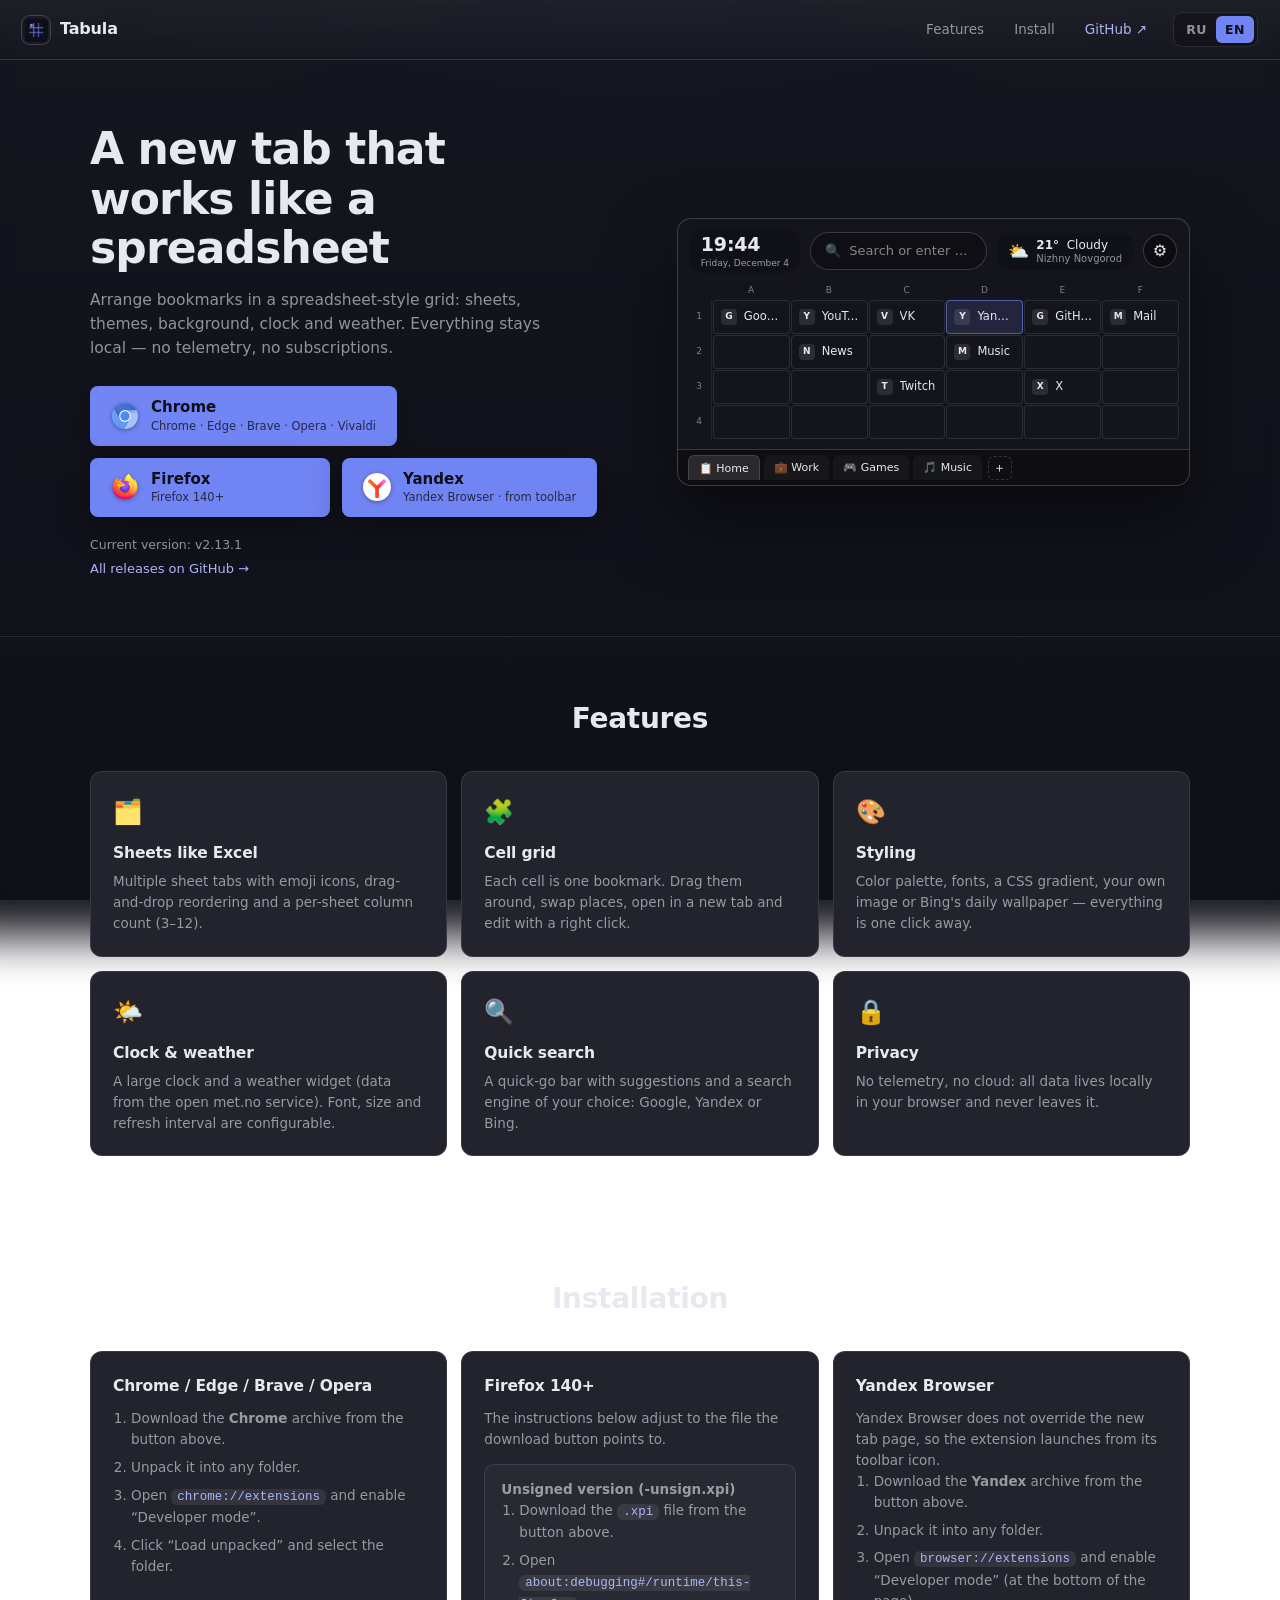
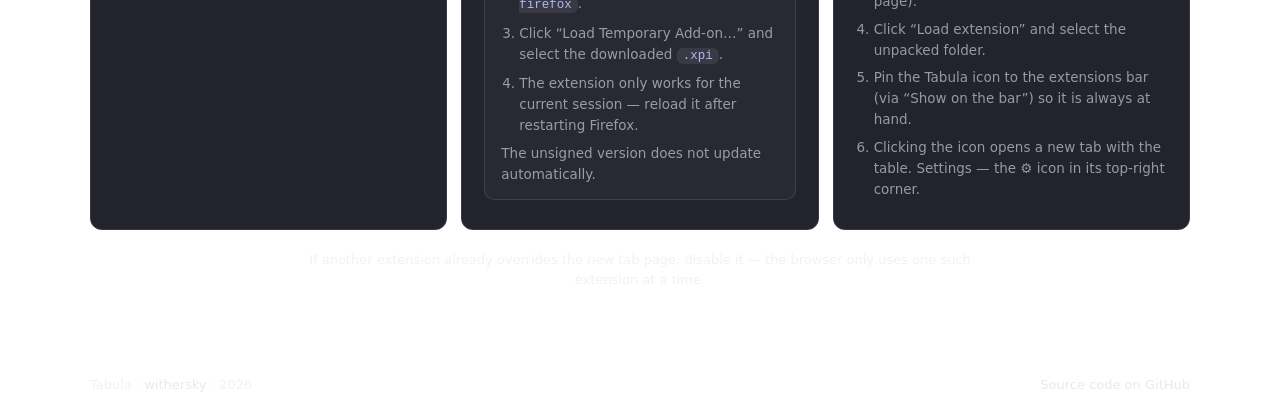
<file: site/index.html>
<!--
 Tabula — spreadsheet-style new tab page browser extension.

 Copyright (C) 2026 withersky

 This program is free software: you can redistribute it and/or modify
 it under the terms of the GNU General Public License as published by
 the Free Software Foundation, either version 3 of the License, or
 (at your option) any later version.

 This program is distributed in the hope that it will be useful,
 but WITHOUT ANY WARRANTY; without even the implied warranty of
 MERCHANTABILITY or FITNESS FOR A PARTICULAR PURPOSE.  See the
 GNU General Public License for more details.

 You should have received a copy of the GNU General Public License
 along with this program.  If not, see <https://www.gnu.org/licenses/>.
-->

<!DOCTYPE html>
<html lang="ru">
<head>
  <meta charset="UTF-8">
  <meta name="viewport" content="width=device-width, initial-scale=1">
  <title>Tabula — новая вкладка как электронная таблица</title>
  <meta name="description" content="Tabula — бесплатное расширение для браузера: новая вкладка в виде электронной таблицы с листами, темами, фоном, часами и погодой. Без телеметрии, всё хранится локально.">
  <meta property="og:title" content="Tabula — новая вкладка как электронная таблица">
  <meta property="og:description" content="Закладки в виде сетки Excel: листы, темы, фон, часы и погода. Локально и без телеметрии.">
  <meta property="og:type" content="website">
  <link rel="icon" href="icons/icon128.png">
  <link rel="stylesheet" href="style.css">
</head>
<body>

  <!-- Фон: заблюренная картинка дня Bing + затемняющий слой для читаемости -->
  <div class="site-bg" id="siteBg" aria-hidden="true"></div>
  <div class="site-bg-overlay" aria-hidden="true"></div>

  <header class="topbar">
    <a class="brand" href="#top">
      <img class="brand-icon" src="icons/icon128.png" alt="Tabula" width="28" height="28">
      <span class="brand-name">Tabula</span>
    </a>
    <div class="topbar-right">
      <nav class="nav" aria-label="Основное меню" data-i18n-aria="navLabel">
        <a href="#features" data-i18n="navFeatures">Возможности</a>
        <a href="#install" data-i18n="navInstall">Установка</a>
        <a class="nav-external" href="https://github.com/withersky/tabula-plugin" target="_blank" rel="noopener">GitHub&nbsp;↗</a>
      </nav>
      <div class="lang-switch" role="group" aria-label="Language">
        <button type="button" class="lang-btn" data-lang="ru" aria-pressed="true">RU</button>
        <button type="button" class="lang-btn" data-lang="en" aria-pressed="false">EN</button>
      </div>
    </div>
  </header>

  <main id="top">
    <!-- Hero: текст + живой мокап интерфейса расширения -->
    <section class="hero">
      <div class="container hero-inner">
        <div class="hero-text">
          <h1 data-i18n-html="heroTitle">Новая вкладка —<br>как электронная таблица</h1>
          <p class="subtitle" data-i18n="heroSubtitle">
            Раскладывайте закладки по ячейкам сетки, как в Excel: листы, темы,
            фон, часы и погода. Всё хранится локально, без телеметрии и подписок.
          </p>

          <div class="downloads" id="downloads">
            <a class="btn btn-download" data-browser="chrome"
               href="https://github.com/withersky/tabula-plugin/releases/latest"
               target="_blank" rel="noopener">
              <img class="btn-icon" src="icons/chromium.svg" alt="Chrome" width="28" height="28">
              <span class="btn-text">
                <span class="btn-browser">Chrome</span>
                <span class="btn-os">Chrome · Edge · Brave · Opera · Vivaldi</span>
              </span>
            </a>
            <a class="btn btn-download" data-browser="firefox"
               href="https://github.com/withersky/tabula-plugin/releases/latest"
               target="_blank" rel="noopener">
              <img class="btn-icon" src="icons/firefox.svg" alt="Firefox" width="28" height="28">
              <span class="btn-text">
                <span class="btn-browser">Firefox</span>
                <span class="btn-os">Firefox 140+</span>
              </span>
            </a>
            <a class="btn btn-download" data-browser="yandex"
               href="https://github.com/withersky/tabula-plugin/releases/latest"
               target="_blank" rel="noopener">
              <img class="btn-icon" src="icons/yandex.svg" alt="Yandex" width="28" height="28">
              <span class="btn-text">
                <span class="btn-browser">Yandex</span>
                <span class="btn-os" data-i18n="btnOsYandex">Яндекс Браузер · из панели</span>
              </span>
            </a>
          </div>

          <p class="version-note" id="version-note" data-i18n="versionLoading">Ищем последний релиз…</p>
          <a class="link-releases" href="https://github.com/withersky/tabula-plugin/releases"
             target="_blank" rel="noopener" data-i18n="releasesLink">Все релизы на GitHub →</a>
        </div>

        <!-- Мокап интерфейса расширения (не интерактивен) -->
        <div class="mock" aria-hidden="true">
          <div class="mock-topbar">
            <div class="mock-clock">
              <div class="mock-time">22:14</div>
              <div class="mock-date">3 августа, воскресенье</div>
            </div>
            <div class="mock-search" data-i18n-html="mockSearch">🔍&nbsp; Поиск или введите URL</div>
            <div class="mock-weather">
              <span class="mock-wx-icon">⛅</span>
              <div class="mock-wx-text">
                <div class="mock-wx-line" data-i18n-html="mockWeather"><b>21°</b>&nbsp; Облачно</div>
                <div class="mock-wx-city" data-i18n="mockCity">Нижний Новгород</div>
              </div>
            </div>
            <div class="mock-gear">⚙</div>
          </div>

          <div class="mock-grid">
            <div class="mock-row mock-row-head">
              <span class="mock-corner"></span>
              <span class="mock-col">A</span><span class="mock-col">B</span>
              <span class="mock-col">C</span><span class="mock-col">D</span>
              <span class="mock-col">E</span><span class="mock-col">F</span>
            </div>
            <div class="mock-row">
              <span class="mock-num">1</span>
              <div class="mock-cell filled"><span class="mock-fav">G</span><span class="mock-title">Google</span></div>
              <div class="mock-cell filled"><span class="mock-fav">Y</span><span class="mock-title">YouTube</span></div>
              <div class="mock-cell filled" data-mock-cell="vk"><span class="mock-fav">В</span><span class="mock-title">ВКонтакте</span></div>
              <div class="mock-cell filled selected" data-mock-cell="yandex"><span class="mock-fav">Я</span><span class="mock-title">Яндекс</span></div>
              <div class="mock-cell filled"><span class="mock-fav">G</span><span class="mock-title">GitHub</span></div>
              <div class="mock-cell filled"><span class="mock-fav">M</span><span class="mock-title">Mail</span></div>
            </div>
            <div class="mock-row">
              <span class="mock-num">2</span>
              <div class="mock-cell"></div>
              <div class="mock-cell filled" data-mock-cell="news"><span class="mock-fav">Н</span><span class="mock-title">Новости</span></div>
              <div class="mock-cell"></div>
              <div class="mock-cell filled" data-mock-cell="music"><span class="mock-fav">М</span><span class="mock-title">Музыка</span></div>
              <div class="mock-cell"></div>
              <div class="mock-cell"></div>
            </div>
            <div class="mock-row">
              <span class="mock-num">3</span>
              <div class="mock-cell"></div>
              <div class="mock-cell"></div>
              <div class="mock-cell filled" data-mock-cell="kinopoisk"><span class="mock-fav">К</span><span class="mock-title">Кинопоиск</span></div>
              <div class="mock-cell"></div>
              <div class="mock-cell filled" data-mock-cell="twitter"><span class="mock-fav">Т</span><span class="mock-title">Твиттер</span></div>
              <div class="mock-cell"></div>
            </div>
            <div class="mock-row">
              <span class="mock-num">4</span>
              <div class="mock-cell"></div>
              <div class="mock-cell"></div>
              <div class="mock-cell"></div>
              <div class="mock-cell"></div>
              <div class="mock-cell"></div>
              <div class="mock-cell"></div>
            </div>
          </div>

          <div class="mock-sheetbar">
            <span class="mock-tab active" data-i18n-html="mockTabHome">📋 Главная</span>
            <span class="mock-tab" data-i18n-html="mockTabWork">💼 Работа</span>
            <span class="mock-tab" data-i18n-html="mockTabGames">🎮 Игры</span>
            <span class="mock-tab" data-i18n-html="mockTabMusic">🎵 Музыка</span>
            <span class="mock-add">＋</span>
          </div>
        </div>
      </div>
    </section>

    <!-- Features -->
    <section class="features" id="features">
      <div class="container">
        <h2 data-i18n="featuresTitle">Возможности</h2>
        <div class="grid">
          <article class="card">
            <span class="card-icon">🗂️</span>
            <h3 data-i18n="f1Title">Листы как в Excel</h3>
            <p data-i18n="f1Text">Несколько листов-вкладок с emoji-иконками, перетаскиванием для смены порядка и своим числом колонок (3–12).</p>
          </article>
          <article class="card">
            <span class="card-icon">🧩</span>
            <h3 data-i18n="f2Title">Сетка ячеек</h3>
            <p data-i18n="f2Text">Каждая ячейка — одна закладка. Перетаскивайте их, меняйте местами, открывайте в новой вкладке и редактируйте правым кликом.</p>
          </article>
          <article class="card">
            <span class="card-icon">🎨</span>
            <h3 data-i18n="f3Title">Оформление</h3>
            <p data-i18n="f3Text">Цветовая палитра, шрифты, CSS-градиент, своя картинка или Bing-обои дня — всё настраивается в один клик.</p>
          </article>
          <article class="card">
            <span class="card-icon">🌤️</span>
            <h3 data-i18n="f4Title">Часы и погода</h3>
            <p data-i18n="f4Text">Крупные часы и виджет погоды (данные — открытый сервис met.no). Настраиваются шрифт, размер и период обновления.</p>
          </article>
          <article class="card">
            <span class="card-icon">🔍</span>
            <h3 data-i18n="f5Title">Быстрый поиск</h3>
            <p data-i18n="f5Text">Строка быстрого перехода с подсказками и выбором поисковой системы: Google, Яндекс или Bing.</p>
          </article>
          <article class="card">
            <span class="card-icon">🔒</span>
            <h3 data-i18n="f6Title">Приватность</h3>
            <p data-i18n="f6Text">Никакой телеметрии и облаков: все данные живут локально в вашем браузере и никуда не отправляются.</p>
          </article>
        </div>
      </div>
    </section>

    <!-- Install -->
    <section class="install" id="install">
      <div class="container">
        <h2 data-i18n="installTitle">Установка</h2>
        <div class="install-cols">
          <div class="card install-card">
            <h3>Chrome / Edge / Brave / Opera</h3>
            <ol>
              <li data-i18n-html="installChromeGet">Скачайте архив <b>Chrome</b> с кнопки выше.</li>
              <li data-i18n="installUnpack">Распакуйте его в любую папку.</li>
              <li data-i18n-html="installChromeExt">Откройте <code>chrome://extensions</code> и включите «Режим разработчика».</li>
              <li data-i18n="installChromeLoad">Нажмите «Загрузить распакованное расширение» и выберите папку.</li>
            </ol>
          </div>
<div class="card install-card">
<h3>Firefox 140+</h3>
<p class="install-variant-hint" data-i18n="installFfDynamicHint">Инструкция ниже подстраивается под файл, на который ведёт кнопка скачивания.</p>
<div class="install-variant" data-install-variant="signed">
<p class="install-variant-title" data-i18n="installFfSignedTitle">Подписанная версия (.xpi)</p>
<ol>
<li data-i18n-html="installFfSigned1">Скачайте файл <code>.xpi</code> с кнопки выше.</li>
<li data-i18n-html="installFfSigned2">Откройте скачанный файл — Firefox предложит добавить дополнение.</li>
<li data-i18n-html="installFfSigned3">Нажмите «Добавить» и подтвердите установку.</li>
</ol>
<p class="install-variant-note" data-i18n="installFfSignedNote">Подписанная версия обновляется автоматически.</p>
</div>
<div class="install-variant" data-install-variant="unsigned">
<p class="install-variant-title" data-i18n="installFfUnsignedTitle">Неподписанная версия (-unsign.xpi)</p>
<ol>
<li data-i18n-html="installFfUnsigned1">Скачайте файл <code>.xpi</code> с кнопки выше.</li>
<li data-i18n-html="installFfUnsigned2">Откройте <code>about:debugging#/runtime/this-firefox</code>.</li>
<li data-i18n-html="installFfUnsigned3">Нажмите «Загрузить временное дополнение…» и выберите скачанный <code>.xpi</code>.</li>
<li data-i18n-html="installFfUnsigned4">Дополнение действует только в текущем сеансе — после перезапуска Firefox загрузите его снова.</li>
</ol>
<p class="install-variant-note" data-i18n="installFfUnsignedNote">Неподписанная версия не обновляется автоматически.</p>
</div>
</div>
<div class="card install-card">
<h3 data-i18n="installYandexTitle">Яндекс Браузер</h3>
<p class="install-variant-hint" data-i18n="installYandexHint">Яндекс Браузер не переопределяет страницу новой вкладки, поэтому расширение запускается кликом по иконке из панели расширений.</p>
<ol>
<li data-i18n-html="installYandex1">Скачайте архив <b>Yandex</b> с кнопки выше.</li>
<li data-i18n="installUnpack">Распакуйте его в любую папку.</li>
<li data-i18n-html="installYandex3">Откройте <code>browser://extensions</code> и включите «Режим разработчика» (внизу страницы).</li>
<li data-i18n-html="installYandex4">Нажмите «Загрузить расширение» и выберите распакованную папку.</li>
<li data-i18n-html="installYandex5">Закрепите иконку Tabula в панели расширений (через меню «Показать на панели»), чтобы она всегда была под рукой.</li>
<li data-i18n-html="installYandex6">Клик по иконке открывает новую вкладку с таблицей. Настройки — иконка ⚙ в её правом верхнем углу.</li>
</ol>
</div>
        </div>
        <p class="hint" data-i18n="installHint">
          Если другое расширение уже переопределяет новую вкладку, отключите его —
          браузер использует только одно такое расширение одновременно.
        </p>
      </div>
    </section>
  </main>

  <footer class="footer">
    <div class="container footer-inner">
      <span>Tabula&nbsp;·&nbsp;<a href="https://github.com/withersky" target="_blank" rel="noopener">withersky</a>&nbsp;·&nbsp;<span id="year"></span></span>
      <a href="https://github.com/withersky/tabula-plugin" target="_blank" rel="noopener" data-i18n="footerSource">Исходный код на GitHub</a>
    </div>
  </footer>

  <script src="main.js"></script>
</body>
</html>
</file>
<file: site/style.css>
/*
 * Tabula — spreadsheet-style new tab page browser extension.
 *
 * Copyright (C) 2026 withersky
 *
 * This program is free software: you can redistribute it and/or modify
 * it under the terms of the GNU General Public License as published by
 * the Free Software Foundation, either version 3 of the License, or
 * (at your option) any later version.
 *
 * This program is distributed in the hope that it will be useful,
 * but WITHOUT ANY WARRANTY; without even the implied warranty of
 * MERCHANTABILITY or FITNESS FOR A PARTICULAR PURPOSE.  See the
 * GNU General Public License for more details.
 *
 * You should have received a copy of the GNU General Public License
 * along with this program.  If not, see <https://www.gnu.org/licenses/>.
 */

/* Tabula landing page — styles
   Mirror the extension's own UI: same palette as options.css
   (#1a1a24 background, indigo primary rgba(120,140,255,.95),
   cards #23232e, radius 8–14px) and a CSS mockup of the new-tab
   page built with the same tokens as newtab.css. */

:root {
  --bg: #1a1a24;
  --bg-elev: #23232e;
  --bg-elev-2: #2a2a36;
  --border: rgba(255, 255, 255, 0.10);
  --border-strong: rgba(255, 255, 255, 0.18);
  --text: #e8e8f0;
  --muted: rgba(232, 232, 240, 0.6);
  --primary: rgba(120, 140, 255, 0.95);
  --primary-fg: #0f0f1a;
  --primary-soft: rgba(180, 190, 255, 0.95);
  --radius: 12px;
  --font: system-ui, -apple-system, "Segoe UI", Roboto, "Helvetica Neue", Arial, sans-serif;
}

* { box-sizing: border-box; }

html { scroll-behavior: smooth; }

body {
  margin: 0;
  font-family: var(--font);
  font-size: 14px;
  color: var(--text);
  background: linear-gradient(180deg, #1a1a24 0%, #15151e 100%);
  background-attachment: fixed;
  line-height: 1.55;
  -webkit-font-smoothing: antialiased;
}

body::before {
  content: "";
  position: fixed;
  inset: 0;
  z-index: -1;
  pointer-events: none;
  background: radial-gradient(900px 420px at 50% -120px, rgba(120, 140, 255, 0.13), transparent 65%);
}

/* ----- Blurred Bing "image of the day" background ----- */
/* The image layer sits above the gradient (z-index 0) but below all content
   (everything else lives in normal flow with default z-index:auto > 0 only
   where positioned). We keep the page gradient as a fallback; the image fades
   in once it finishes loading. A dark overlay + blur make text readable. */

.site-bg {
  position: fixed;
  inset: 0;
  z-index: 0;
  pointer-events: none;
  background-color: var(--bg); /* исходный цвет фона (#1a1a24) */
  /* Исходный фон сайта ДО Bing — градиент #1a1a24→#15151e. Он же
     выступает fallback-ом: если картинка не загрузилась, слой просто
     показывает этот градиент вместо прозрачности. */
  background-image: linear-gradient(180deg, #1a1a24 0%, #15151e 100%);
  background-size: cover;
  background-position: center;
  background-repeat: no-repeat;
  /* start hidden — JS reveals it after a successful load (или при сбое,
     чтобы стал виден fallback-градиент) */
  opacity: 0;
  transition: opacity 800ms ease;
  /* heavy blur + slight scale so the blur has no hard edges */
  filter: blur(22px) saturate(1.05);
  transform: scale(1.08);
}

.site-bg.loaded { opacity: 1; }

/* Dark, slightly tinted scrim for contrast over any picture */
.site-bg-overlay {
  position: fixed;
  inset: 0;
  z-index: 0;
  pointer-events: none;
  background:
    linear-gradient(180deg, rgba(20, 20, 30, 0.72) 0%, rgba(15, 15, 24, 0.86) 100%),
    radial-gradient(900px 420px at 50% -120px, rgba(120, 140, 255, 0.10), transparent 65%);
}

/* Keep the content above the background layers */
main,
.footer {
  position: relative;
  z-index: 1;
}

/* topbar already uses sticky + z-index:30 to stay above content on scroll */

.container { width: min(1100px, 100% - 40px); margin-inline: auto; }

/* ---------- Topbar (same as options page) ---------- */
.topbar {
  position: sticky;
  top: 0;
  z-index: 30;
  display: flex;
  align-items: center;
  justify-content: space-between;
  padding: 12px 22px;
  border-bottom: 1px solid var(--border);
  background: linear-gradient(180deg, rgba(255, 255, 255, 0.04), rgba(255, 255, 255, 0.01));
  backdrop-filter: blur(10px);
  -webkit-backdrop-filter: blur(10px);
}

.brand {
  display: inline-flex;
  align-items: center;
  gap: 10px;
  color: var(--text);
  text-decoration: none;
}

.brand-icon {
  width: 28px;
  height: 28px;
  border-radius: 8px;
  box-shadow: 0 0 0 1px var(--border-strong);
}

.brand-name {
  font-size: 16px;
  font-weight: 600;
  letter-spacing: -0.01em;
}

.topbar-right {
  display: flex;
  align-items: center;
  gap: 14px;
}

.nav { display: flex; gap: 6px; }

.nav a {
  color: var(--muted);
  text-decoration: none;
  font-size: 13.5px;
  padding: 7px 12px;
  border-radius: 8px;
  transition: color 160ms ease, background 160ms ease;
}

.nav a:hover {
  color: var(--text);
  background: rgba(120, 140, 255, 0.18);
}

.nav .nav-external {
  color: var(--primary-soft);
}

.lang-switch {
  display: inline-flex;
  padding: 3px;
  border-radius: 9px;
  border: 1px solid var(--border);
  background: rgba(0, 0, 0, 0.25);
}

.lang-btn {
  appearance: none;
  -webkit-appearance: none;
  border: 0;
  background: transparent;
  color: var(--muted);
  font: inherit;
  font-size: 12.5px;
  font-weight: 600;
  letter-spacing: 0.04em;
  padding: 4px 9px;
  border-radius: 6px;
  cursor: pointer;
  transition: background 160ms ease, color 160ms ease;
}

.lang-btn:hover { color: var(--text); }

.lang-btn.active {
  background: var(--primary);
  color: var(--primary-fg);
}

/* ---------- Hero ---------- */
.hero { padding: 64px 0 56px; }

.hero-inner {
  display: grid;
  grid-template-columns: 1.05fr 1fr;
  gap: 48px;
  align-items: center;
}

.hero-text h1 {
  margin: 0 0 16px;
  font-size: clamp(28px, 4.4vw, 44px);
  line-height: 1.12;
  font-weight: 700;
  letter-spacing: -0.02em;
}

.subtitle {
  margin: 0 0 26px;
  font-size: 15.5px;
  color: var(--muted);
  max-width: 480px;
}

.downloads {
  display: flex;
  flex-wrap: wrap;
  gap: 12px;
}

/* Buttons — same language as .btn / .btn.primary in the extension */
.btn-download {
  display: inline-flex;
  align-items: center;
  gap: 12px;
  min-width: 240px;
  padding: 11px 20px;
  border-radius: 8px;
  border: 1px solid transparent;
  background: var(--primary);
  color: var(--primary-fg);
  text-decoration: none;
  font-weight: 700;
  font-size: 15px;
  line-height: 1.3;
  box-shadow: 0 10px 30px rgba(0, 0, 0, 0.35);
  transition: background 160ms ease, transform 160ms ease, box-shadow 160ms ease;
}

.btn-download:hover {
  background: rgba(120, 140, 255, 1);
  transform: translateY(-1px);
  box-shadow: 0 14px 34px rgba(0, 0, 0, 0.4);
}

.btn-download:active { transform: translateY(0); }

.btn-icon {
  flex: 0 0 auto;
  width: 28px;
  height: 28px;
  object-fit: contain;
  border-radius: 7px;
  filter: drop-shadow(0 1px 2px rgba(0, 0, 0, 0.35));
}

.btn-text {
  display: flex;
  flex-direction: column;
  gap: 1px;
}

.btn-browser { font-size: 15px; }

.btn-os {
  font-size: 11.5px;
  font-weight: 500;
  opacity: 0.78;
}

.version-note {
  margin: 18px 0 4px;
  font-size: 12.5px;
  color: var(--muted);
}

.link-releases {
  display: inline-block;
  font-size: 13px;
  color: var(--primary-soft);
  text-decoration: none;
}

.link-releases:hover { text-decoration: underline; }

/* ---------- Mockup of the extension UI ---------- */
.mock {
  position: relative;
  display: flex;
  flex-direction: column;
  border: 1px solid var(--border-strong);
  border-radius: 14px;
  background: #14141c;
  box-shadow: 0 30px 70px rgba(0, 0, 0, 0.5);
  overflow: hidden;
  user-select: none;
  animation: mockIn 500ms cubic-bezier(0.2, 0.7, 0.3, 1);
}

@keyframes mockIn {
  from { opacity: 0; transform: translateY(10px) scale(0.99); }
  to   { opacity: 1; transform: translateY(0) scale(1); }
}

.mock-topbar {
  display: grid;
  grid-template-columns: auto 1fr auto auto;
  align-items: center;
  column-gap: 10px;
  padding: 10px 12px;
}

.mock-clock {
  display: flex;
  flex-direction: column;
  align-items: flex-start;
  justify-content: center;
  gap: 2px;
  padding: 5px 11px;
  border-radius: 12px;
  background: rgba(0, 0, 0, 0.18);
  line-height: 1.15;
}

.mock-time {
  font-size: 19px;
  font-weight: 600;
  letter-spacing: -0.01em;
  font-variant-numeric: tabular-nums;
}

.mock-date {
  font-size: 9px;
  opacity: 0.65;
}

.mock-search {
  justify-self: stretch;
  min-width: 0;
  padding: 8px 14px;
  border-radius: 999px;
  border: 1px solid rgba(255, 255, 255, 0.18);
  background: rgba(0, 0, 0, 0.28);
  font-size: 13px;
  color: rgba(255, 255, 255, 0.5);
  white-space: nowrap;
  overflow: hidden;
  text-overflow: ellipsis;
}

.mock-weather {
  display: flex;
  align-items: center;
  gap: 7px;
  padding: 5px 11px;
  border-radius: 12px;
  background: rgba(0, 0, 0, 0.18);
  font-size: 12px;
  line-height: 1.25;
}

.mock-wx-icon { font-size: 17px; }

.mock-wx-text { display: flex; flex-direction: column; }

.mock-wx-line { white-space: nowrap; }

.mock-wx-city {
  font-size: 10px;
  opacity: 0.6;
  white-space: nowrap;
}

.mock-gear {
  width: 34px;
  height: 34px;
  border-radius: 50%;
  border: 1px solid var(--border-strong);
  background: rgba(0, 0, 0, 0.4);
  display: grid;
  place-items: center;
  font-size: 16px;
}

.mock-grid {
  display: flex;
  flex-direction: column;
  gap: 1px;
  padding: 0 10px 10px;
}

.mock-row {
  display: grid;
  grid-template-columns: 24px repeat(6, minmax(0, 1fr));
  gap: 1px;
}

.mock-corner,
.mock-col,
.mock-num {
  display: grid;
  place-items: center;
  font-size: 9px;
  font-weight: 500;
  letter-spacing: 0.06em;
  opacity: 0.5;
  font-variant-numeric: tabular-nums;
}

.mock-row-head .mock-col { min-height: 16px; }
.mock-corner { min-height: 16px; }
.mock-num { border-right: 1px solid rgba(255, 255, 255, 0.12); }

.mock-cell {
  min-height: 34px;
  display: flex;
  align-items: center;
  gap: 7px;
  padding: 0 8px;
  border-radius: 4px;
  font-size: 11.5px;
  color: var(--text);
  box-shadow: inset 0 0 0 1px rgba(255, 255, 255, 0.10);
  overflow: hidden;
}

.mock-cell.filled { cursor: pointer; }

.mock-cell.filled:hover { background: rgba(255, 255, 255, 0.07); }

.mock-cell.selected {
  background: rgba(120, 140, 255, 0.14);
  box-shadow: inset 0 0 0 1px rgba(120, 140, 255, 0.55);
}

.mock-cell.selected.active {
  background: rgba(120, 140, 255, 0.2);
  box-shadow: inset 0 0 0 2px rgba(120, 140, 255, 0.9);
}

.mock-fav {
  flex: 0 0 16px;
  width: 16px;
  height: 16px;
  border-radius: 4px;
  background: rgba(255, 255, 255, 0.10);
  display: grid;
  place-items: center;
  font-size: 9px;
  font-weight: 700;
}

.mock-title {
  min-width: 0;
  overflow: hidden;
  text-overflow: ellipsis;
  white-space: nowrap;
  font-weight: 500;
}

.mock-sheetbar {
  display: flex;
  align-items: center;
  gap: 4px;
  height: 36px;
  padding: 0 10px;
  background: rgba(0, 0, 0, 0.35);
  border-top: 1px solid rgba(255, 255, 255, 0.18);
}

.mock-tab {
  display: inline-flex;
  align-items: center;
  gap: 5px;
  height: 25px;
  padding: 0 10px;
  border-radius: 6px 6px 0 0;
  background: rgba(255, 255, 255, 0.04);
  font-size: 11px;
  color: var(--text);
  white-space: nowrap;
}

.mock-tab.active {
  background: rgba(255, 255, 255, 0.12);
  border: 1px solid rgba(255, 255, 255, 0.12);
  border-bottom: 0;
}

.mock-add {
  flex: 0 0 auto;
  width: 24px;
  height: 24px;
  border-radius: 6px;
  border: 1px dashed rgba(255, 255, 255, 0.18);
  display: grid;
  place-items: center;
  font-size: 13px;
  margin-left: 2px;
}

/* ---------- Sections ---------- */
.features,
.install {
  padding: 60px 0;
  border-top: 1px solid var(--border);
}

.features h2,
.install h2 {
  margin: 0 0 30px;
  font-size: clamp(22px, 3vw, 28px);
  font-weight: 700;
  letter-spacing: -0.01em;
  text-align: center;
}

.grid {
  display: grid;
  grid-template-columns: repeat(auto-fit, minmax(270px, 1fr));
  gap: 14px;
}

.card {
  background: var(--bg-elev);
  border: 1px solid var(--border);
  border-radius: var(--radius);
  padding: 22px;
  transition: border-color 160ms ease, transform 160ms ease;
}

.card:hover {
  border-color: var(--border-strong);
  transform: translateY(-1px);
}

.card h3 {
  margin: 10px 0 6px;
  font-size: 15.5px;
  font-weight: 600;
  letter-spacing: -0.01em;
}

.card p {
  margin: 0;
  font-size: 13.5px;
  color: var(--muted);
}

.card-icon { font-size: 24px; }

.install-cols {
  display: grid;
  grid-template-columns: repeat(auto-fit, minmax(300px, 1fr));
  gap: 14px;
}

.install-card h3 { margin: 0 0 10px; }

.install-card ol {
  margin: 0;
  padding-left: 18px;
  color: var(--muted);
  font-size: 13.5px;
}

.install-card li { margin-bottom: 7px; }

.install-card code {
  padding: 1px 6px;
  border-radius: 6px;
  background: rgba(255, 255, 255, 0.08);
  color: var(--primary-soft);
  font-size: 12.5px;
}

.install-variant-hint {
  margin: 0 0 12px;
  font-size: 12.5px;
  color: var(--muted);
}

.install-variant {
  margin-top: 14px;
  padding: 14px 16px;
  border: 1px solid var(--border);
  border-radius: 10px;
  background: rgba(255, 255, 255, 0.03);
}

.install-variant-title {
 Margin: 0 0 8px;
 Font-size: 13.5px;
 Font-weight: 600;
 Color: var(--text);
}

.install-variant-note {
 Margin: 10px 0 0;
 Font-size: 12.5px;
 Color: var(--muted);
}

.hint {
  margin: 20px auto 0;
  max-width: 680px;
  text-align: center;
  font-size: 13px;
  color: var(--muted);
}

/* ---------- Footer ---------- */
.footer {
  border-top: 1px solid var(--border);
  padding: 24px 0;
  color: var(--muted);
  font-size: 13px;
}

.footer-inner {
  display: flex;
  flex-wrap: wrap;
  justify-content: space-between;
  gap: 8px;
}

.footer a {
  color: var(--text);
  text-decoration: none;
}

.footer a:hover { color: var(--primary-soft); text-decoration: underline; }

/* ---------- Responsive ---------- */
@media (max-width: 960px) {
  .hero-inner { grid-template-columns: 1fr; gap: 36px; }
  .hero-text h1 br { display: none; }
}

@media (max-width: 560px) {
  .topbar { padding: 10px 14px; }
  .topbar-right { gap: 8px; }
  .lang-switch { padding: 2px; }
  .lang-btn { padding: 4px 7px; }
  .nav a { padding: 6px 8px; font-size: 12.5px; }
  .mock-topbar { grid-template-columns: 1fr auto; row-gap: 8px; }
  .mock-clock { grid-column: 1; }
  .mock-gear { grid-column: 2; grid-row: 1; justify-self: end; }
  .mock-search { grid-column: 1 / -1; grid-row: 2; }
  .mock-weather { display: none; }
  .mock-date { display: none; }
  .mock-row { grid-template-columns: repeat(6, minmax(0, 1fr)); }
  .mock-num, .mock-corner { display: none; }
  .mock-row-head .mock-col { display: none; }
  .btn-download { min-width: 100%; }
}

/* ---------- Reduced motion ---------- */
@media (prefers-reduced-motion: reduce) {
  html { scroll-behavior: auto; }
  .mock { animation: none; }
  .card, .btn-download { transition: none; }
}
</file>
